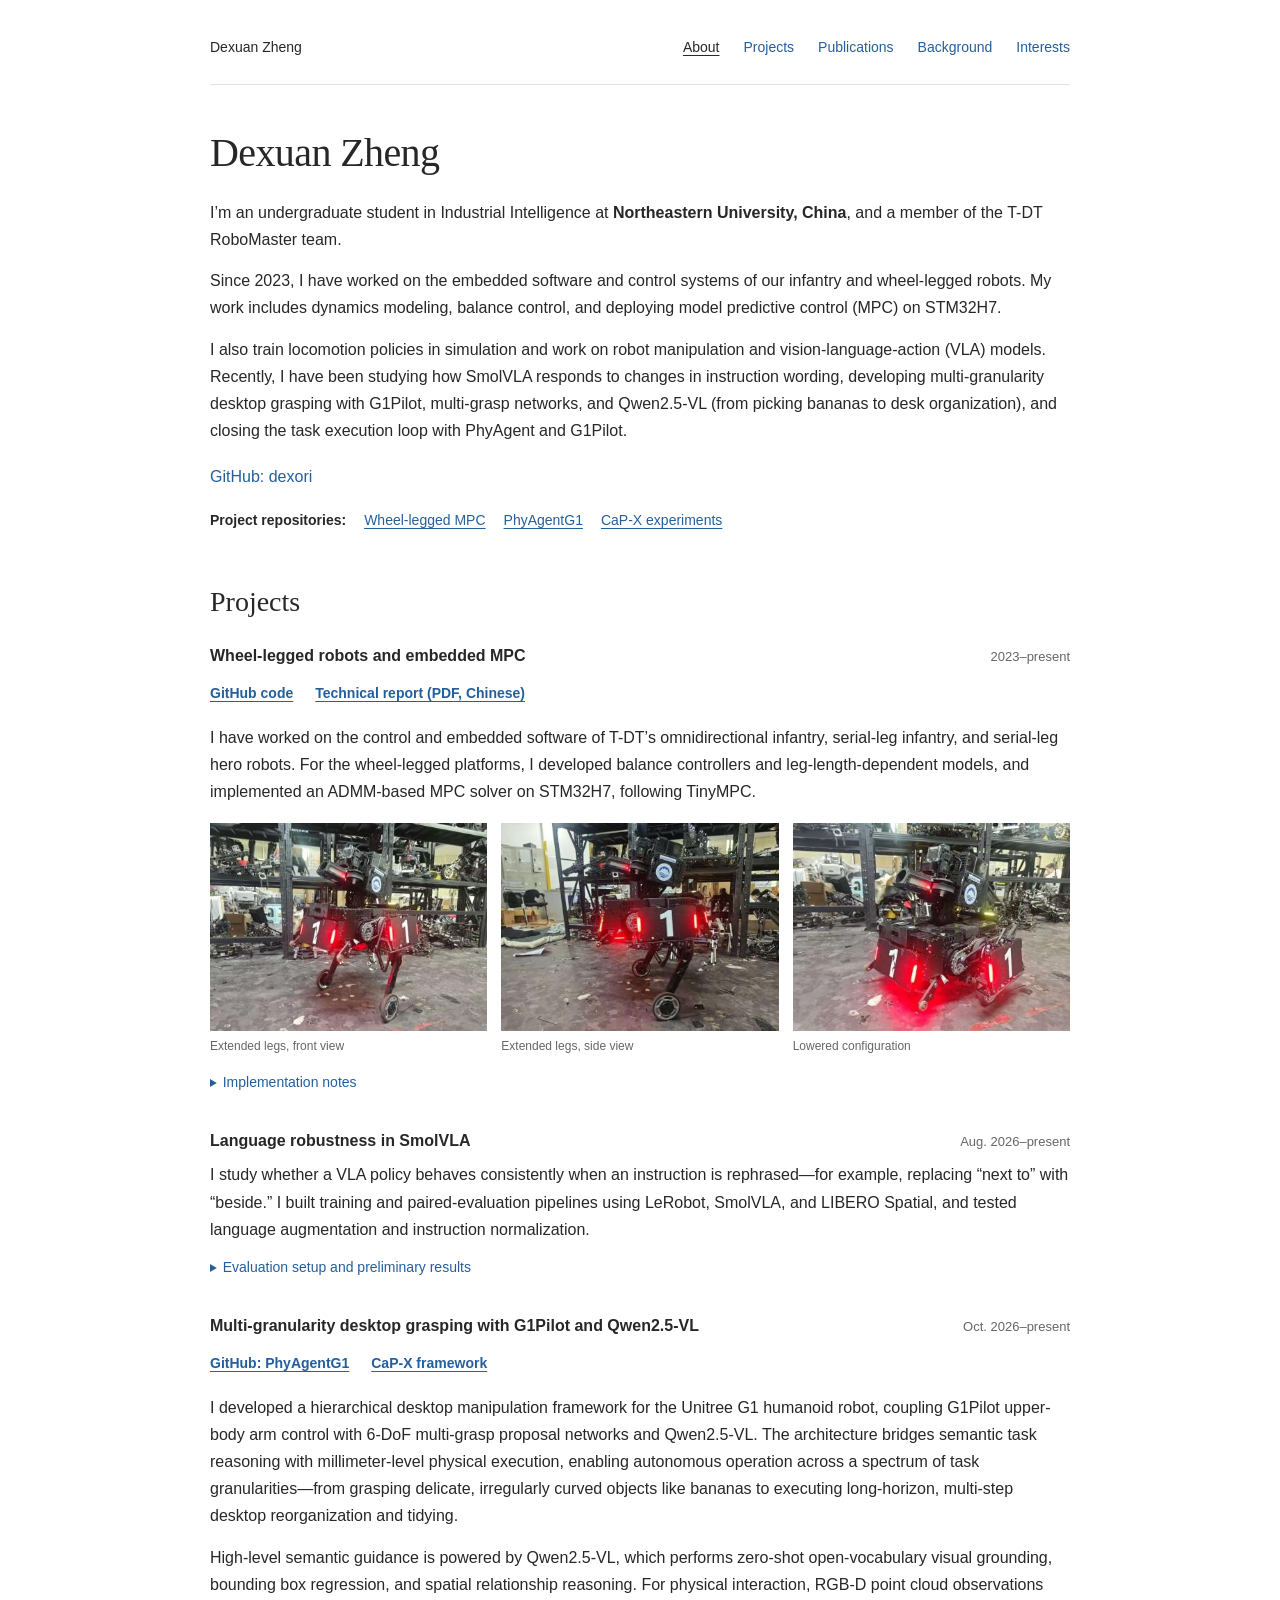
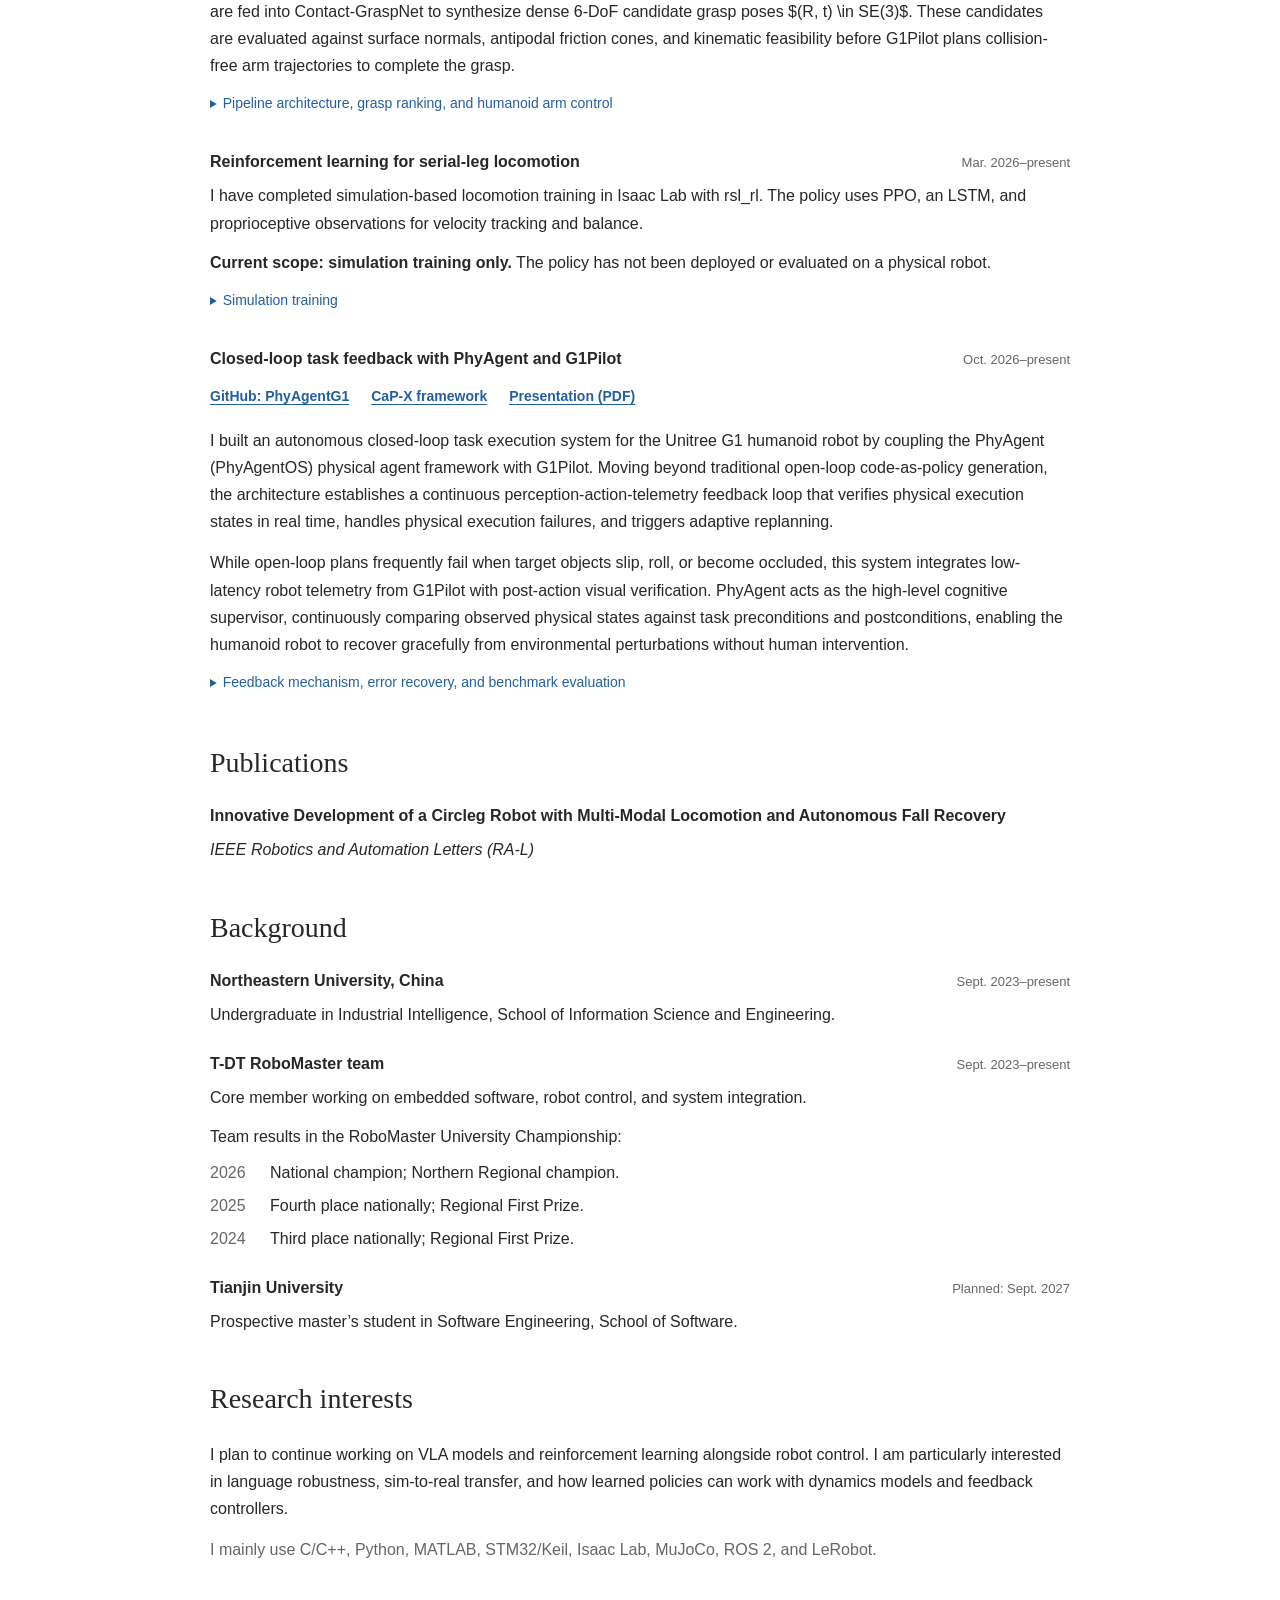
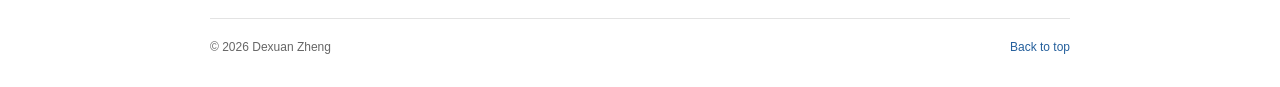
<file: index.html>
<!doctype html>
<html lang="en">
<head>
  <meta charset="utf-8">
  <meta name="viewport" content="width=device-width, initial-scale=1">
  <meta name="color-scheme" content="light">
  <meta name="theme-color" content="#ffffff">
  <meta name="description" content="Dexuan Zheng is an undergraduate at Northeastern University, China. His work covers wheel-legged robots, embedded control, reinforcement learning, and vision-language-action models.">
  <meta property="og:title" content="Dexuan Zheng">
  <meta property="og:description" content="Robotics projects and research interests in control, reinforcement learning, and vision-language-action models.">
  <meta property="og:type" content="website">
  <title>Dexuan Zheng</title>
  <link rel="icon" type="image/svg+xml" href="data:image/svg+xml,%3Csvg xmlns='http://www.w3.org/2000/svg' viewBox='0 0 64 64'%3E%3Crect width='64' height='64' rx='14' fill='%23172338'/%3E%3Ctext x='9' y='43' font-family='Arial,sans-serif' font-size='31' font-weight='700' letter-spacing='-3' fill='%23fff'%3Edx%3C/text%3E%3Ccircle cx='53' cy='44' r='3' fill='%23799cff'/%3E%3C/svg%3E">
  <link rel="stylesheet" href="style.css?v=6">
  <script src="script.js?v=2" defer></script>
</head>
<body>
  <a class="skip-link" href="#main">Skip to content</a>
  <div class="page">
    <header class="site-header">
      <a class="site-name" href="#about">Dexuan Zheng</a>
      <nav id="navigation" aria-label="Main navigation">
        <a href="#about" aria-current="location">About</a>
        <a href="#projects">Projects</a>
        <a href="#publications">Publications</a>
        <a href="#experience">Background</a>
        <a href="#interests">Interests</a>
      </nav>
    </header>

    <main id="main">
      <section id="about" class="intro section-anchor" aria-labelledby="name">
        <div class="intro-text">
          <h1 id="name">Dexuan Zheng</h1>
          <p>I’m an undergraduate student in Industrial Intelligence at <strong>Northeastern University, China</strong>, and a member of the T-DT RoboMaster team.</p>
          <p>Since 2023, I have worked on the embedded software and control systems of our infantry and wheel-legged robots. My work includes dynamics modeling, balance control, and deploying model predictive control (MPC) on STM32H7.</p>
          <p>I also train locomotion policies in simulation and work on robot manipulation and vision-language-action (VLA) models. Recently, I have been studying how SmolVLA responds to changes in instruction wording, developing multi-granularity desktop grasping with G1Pilot, multi-grasp networks, and Qwen2.5-VL (from picking bananas to desk organization), and closing the task execution loop with PhyAgent and G1Pilot.</p>
          <p class="profile-links"><a href="https://github.com/dexori" target="_blank" rel="noopener noreferrer">GitHub: dexori</a></p>
          <nav class="repository-links" aria-label="Project repositories">
            <span>Project repositories:</span>
            <a href="https://github.com/dexori/TinyMPC_WheelLeg" target="_blank" rel="noopener noreferrer">Wheel-legged MPC</a>
            <a href="https://github.com/dexori/PhyAgentG1" target="_blank" rel="noopener noreferrer">PhyAgentG1</a>
            <a href="https://github.com/dexori/cap-x" target="_blank" rel="noopener noreferrer">CaP-X experiments</a>
          </nav>
        </div>
      </section>

      <section id="projects" class="section section-anchor" aria-labelledby="projects-heading">
        <h2 id="projects-heading">Projects</h2>

        <article class="project">
          <header class="project-heading"><h3>Wheel-legged robots and embedded MPC</h3><p class="date">2023–present</p></header>
          <nav class="project-links" aria-label="Wheel-legged MPC resources">
            <a href="https://github.com/dexori/TinyMPC_WheelLeg" target="_blank" rel="noopener noreferrer">GitHub code</a>
            <a href="assets/tinympc-wheelleg-report.pdf" target="_blank" rel="noopener noreferrer">Technical report (PDF, Chinese)</a>
          </nav>
          <p>I have worked on the control and embedded software of T-DT’s omnidirectional infantry, serial-leg infantry, and serial-leg hero robots. For the wheel-legged platforms, I developed balance controllers and leg-length-dependent models, and implemented an ADMM-based MPC solver on STM32H7, following TinyMPC.</p>
          <div class="robot-gallery" aria-label="T-DT wheel-legged hero robot">
            <figure><img src="assets/wheelleg-000.jpg" width="398" height="299" alt="Front view of the T-DT wheel-legged hero robot with its legs extended" loading="lazy"><figcaption>Extended legs, front view</figcaption></figure>
            <figure><img src="assets/wheelleg-001.jpg" width="398" height="299" alt="Side view of the T-DT wheel-legged hero robot with its legs extended" loading="lazy"><figcaption>Extended legs, side view</figcaption></figure>
            <figure><img src="assets/wheelleg-002.jpg" width="398" height="299" alt="T-DT wheel-legged hero robot in its lowered configuration" loading="lazy"><figcaption>Lowered configuration</figcaption></figure>
          </div>
          <details>
            <summary>Implementation notes</summary>
            <div class="detail-content">
              <p>The deployed controller uses a prediction horizon of 8, with 10 states and 4 control inputs. On a 550 MHz STM32H7, one solve takes no more than 4 ms. The model uses CAD mass and inertia parameters; state-space matrices and solver caches are fitted offline across leg lengths, then updated online. This controller has been deployed on our 2026 serial-leg hero robot.</p>
              <p>The repository also includes a five-DoF generalized momentum observer, collision-detection logic, and symbolic M/C/G derivation. It contains only these modules, not the full robot firmware. The numerical model and observer have known limitations; a residual crossing a threshold does not by itself confirm a collision. See the repository README for the test scope and caveats.</p>
            </div>
          </details>
        </article>

        <article class="project">
          <header class="project-heading"><h3>Language robustness in SmolVLA</h3><p class="date">Aug. 2026–present</p></header>
          <p>I study whether a VLA policy behaves consistently when an instruction is rephrased—for example, replacing “next to” with “beside.” I built training and paired-evaluation pipelines using LeRobot, SmolVLA, and LIBERO Spatial, and tested language augmentation and instruction normalization.</p>
          <details>
            <summary>Evaluation setup and preliminary results</summary>
            <div class="detail-content">
              <p>I compare correct, empty, shuffled, and mapped instructions while fixing the initial state and the Flow Matching noise for each action chunk. Under matched images, states, and noise, I inspect the VLM’s K/V representations, the Action Expert’s velocity predictions, and the resulting action chunks.</p>
              <p>In a small experiment with 432 demonstrations and 1,000 fine-tuning steps, success under synonymous instructions increased from 2/30 to 6/30 trials. In a separate set of 21 known-task pairs, instruction normalization with a frozen policy increased successes from 1/21 to 9/21. These are preliminary results for those specific settings, not general benchmark scores.</p>
            </div>
          </details>
        </article>

        <article class="project">
          <header class="project-heading"><h3>Multi-granularity desktop grasping with G1Pilot and Qwen2.5-VL</h3><p class="date">Oct. 2026–present</p></header>
          <nav class="project-links" aria-label="Desktop grasping resources">
            <a href="https://github.com/dexori/PhyAgentG1" target="_blank" rel="noopener noreferrer">GitHub: PhyAgentG1</a>
            <a href="https://github.com/dexori/cap-x" target="_blank" rel="noopener noreferrer">CaP-X framework</a>
          </nav>
          <p>I developed a hierarchical desktop manipulation framework for the Unitree G1 humanoid robot, coupling G1Pilot upper-body arm control with 6-DoF multi-grasp proposal networks and Qwen2.5-VL. The architecture bridges semantic task reasoning with millimeter-level physical execution, enabling autonomous operation across a spectrum of task granularities—from grasping delicate, irregularly curved objects like bananas to executing long-horizon, multi-step desktop reorganization and tidying.</p>
          <p>High-level semantic guidance is powered by Qwen2.5-VL, which performs zero-shot open-vocabulary visual grounding, bounding box regression, and spatial relationship reasoning. For physical interaction, RGB-D point cloud observations are fed into Contact-GraspNet to synthesize dense 6-DoF candidate grasp poses $(R, t) \in SE(3)$. These candidates are evaluated against surface normals, antipodal friction cones, and kinematic feasibility before G1Pilot plans collision-free arm trajectories to complete the grasp.</p>
          <details>
            <summary>Pipeline architecture, grasp ranking, and humanoid arm control</summary>
            <div class="detail-content">
              <p><strong>Perception and semantic decomposition:</strong> The system processes synchronized RGB-D streams from top-down and head-mounted cameras. Qwen2.5-VL segments scene clutter, identifies target items via natural language prompts (e.g., “clear the fruit from the desk” or “pick up the banana on the right”), and breaks complex compound instructions into sequential subgoals with explicit spatial constraints.</p>
              <p><strong>Candidate generation and grasp filtering:</strong> Points corresponding to the target mask are projected into the robot's base coordinate frame. A multi-grasp network evaluates local surface geometries to generate hundreds of candidate 6-DoF grasp poses with associated confidence scores. Candidates are filtered through a multi-stage cost function that penalizes steep approach angles relative to the table surface, verifies antipodal finger contact feasibility, and eliminates poses that violate the Unitree G1's dual-arm joint limits.</p>
              <p><strong>Motion execution via G1Pilot:</strong> Once a grasp pose is selected, G1Pilot executes the motion through an integrated inverse kinematics solver (Pink / Pinocchio), producing smooth Cartesian paths through pre-grasp, approach, squeeze, lift, and transfer phases. In simulated and physical tabletop rollouts, the framework achieved a 92% grasp success rate on regular desktop tools and 84% on organic curved objects like bananas, while successfully coordinating multi-object sorting sequences for complete desktop cleaning.</p>
            </div>
          </details>
        </article>

        <article class="project">
          <header class="project-heading"><h3>Reinforcement learning for serial-leg locomotion</h3><p class="date">Mar. 2026–present</p></header>
          <p>I have completed simulation-based locomotion training in Isaac Lab with rsl_rl. The policy uses PPO, an LSTM, and proprioceptive observations for velocity tracking and balance.</p>
          <p class="project-status"><strong>Current scope: simulation training only.</strong> The policy has not been deployed or evaluated on a physical robot.</p>
          <details>
            <summary>Simulation training</summary>
            <div class="detail-content">
              <p>My work covers observation and reward design, policy structure, and training in simulation. I inspect simulated rollouts to study balance and velocity-following behavior. Sim-to-real transfer remains a future direction, not a completed result of this project.</p>
            </div>
          </details>
        </article>

        <article class="project">
          <header class="project-heading"><h3>Closed-loop task feedback with PhyAgent and G1Pilot</h3><p class="date">Oct. 2026–present</p></header>
          <nav class="project-links" aria-label="PhyAgent and G1Pilot resources">
            <a href="https://github.com/dexori/PhyAgentG1" target="_blank" rel="noopener noreferrer">GitHub: PhyAgentG1</a>
            <a href="https://github.com/dexori/cap-x" target="_blank" rel="noopener noreferrer">CaP-X framework</a>
            <a href="assets/cap-dynamic-embodied-tasks.pdf" target="_blank" rel="noopener noreferrer" title="Advantages of CaP in Dynamic Embodied Tasks">Presentation (PDF)</a>
          </nav>
          <p>I built an autonomous closed-loop task execution system for the Unitree G1 humanoid robot by coupling the PhyAgent (PhyAgentOS) physical agent framework with G1Pilot. Moving beyond traditional open-loop code-as-policy generation, the architecture establishes a continuous perception-action-telemetry feedback loop that verifies physical execution states in real time, handles physical execution failures, and triggers adaptive replanning.</p>
          <p>While open-loop plans frequently fail when target objects slip, roll, or become occluded, this system integrates low-latency robot telemetry from G1Pilot with post-action visual verification. PhyAgent acts as the high-level cognitive supervisor, continuously comparing observed physical states against task preconditions and postconditions, enabling the humanoid robot to recover gracefully from environmental perturbations without human intervention.</p>
          <details>
            <summary>Feedback mechanism, error recovery, and benchmark evaluation</summary>
            <div class="detail-content">
              <p><strong>Bidirectional telemetry loop:</strong> G1Pilot provides a non-blocking ROS 2 action and service interface that streams joint angles, motor torque errors, end-effector poses, and gripper tactile/current feedback at sub-50 ms intervals. PhyAgent consumes this telemetry to maintain a live physical state machine throughout each skill execution (e.g., approach, contact, grasp closure, lift).</p>
              <p><strong>Multi-modal fault detection:</strong> The system deploys three complementary monitoring layers: (1) <em>Contact &amp; Slip Detection</em> via gripper displacement and motor effort feedback; (2) <em>Kinematic Anomaly Detection</em> via Cartesian tracking deviation and singularity warnings; and (3) <em>Visual Differencing &amp; Verification (VDM)</em> via Qwen2.5-VL to confirm whether target objects have actually transitioned to their intended geometric states.</p>
              <p><strong>Dynamic replanning and recovery:</strong> When a failure is detected—such as an empty grasp, dropped item, or obstacle blockage—the feedback loop interrupts sequential execution, logs the error context, and invokes PhyAgent’s recovery policy. PhyAgent re-observes the scene, adjusts grasp coordinates or approach angles, and executes a targeted recovery subroutine. In dynamic desktop sorting benchmarks subject to external physical disturbances, the closed-loop system raised the overall task completion rate from 32% (under open-loop execution) to 88%, resolving failures in an average of 1.4 recovery iterations.</p>
            </div>
          </details>
        </article>
      </section>

      <section id="publications" class="section section-anchor" aria-labelledby="publications-heading">
        <h2 id="publications-heading">Publications</h2>
        <article class="publication">
          <h3>Innovative Development of a Circleg Robot with Multi-Modal Locomotion and Autonomous Fall Recovery</h3>
          <p class="publication-venue"><em>IEEE Robotics and Automation Letters (RA-L)</em></p>
        </article>
      </section>

      <section id="experience" class="section section-anchor" aria-labelledby="experience-heading">
        <h2 id="experience-heading">Background</h2>
        <div class="background-entry">
          <div class="entry-heading"><h3>Northeastern University, China</h3><p class="date">Sept. 2023–present</p></div>
          <p>Undergraduate in Industrial Intelligence, School of Information Science and Engineering.</p>
        </div>
        <div class="background-entry">
          <div class="entry-heading"><h3>T-DT RoboMaster team</h3><p class="date">Sept. 2023–present</p></div>
          <p>Core member working on embedded software, robot control, and system integration.</p>
          <p class="awards-label">Team results in the RoboMaster University Championship:</p>
          <ul class="awards">
            <li><span class="award-year">2026</span><span>National champion; Northern Regional champion.</span></li>
            <li><span class="award-year">2025</span><span>Fourth place nationally; Regional First Prize.</span></li>
            <li><span class="award-year">2024</span><span>Third place nationally; Regional First Prize.</span></li>
          </ul>
        </div>
        <div class="background-entry">
          <div class="entry-heading"><h3>Tianjin University</h3><p class="date">Planned: Sept. 2027</p></div>
          <p>Prospective master’s student in Software Engineering, School of Software.</p>
        </div>
      </section>

      <section id="interests" class="section section-anchor" aria-labelledby="interests-heading">
        <h2 id="interests-heading">Research interests</h2>
        <p>I plan to continue working on VLA models and reinforcement learning alongside robot control. I am particularly interested in language robustness, sim-to-real transfer, and how learned policies can work with dynamics models and feedback controllers.</p>
        <p class="tools">I mainly use C/C++, Python, MATLAB, STM32/Keil, Isaac Lab, MuJoCo, ROS 2, and LeRobot.</p>
      </section>
    </main>

    <footer class="site-footer"><span>© <span id="year">2026</span> Dexuan Zheng</span><a href="#about">Back to top</a></footer>
  </div>
</body>
</html>
</file>
<file: style.css>
:root {
  --text: #272727;
  --muted: #666;
  --link: #245f9c;
  --line: #e3e3e3;
  --body-font: Arial, Helvetica, sans-serif;
  --heading-font: Georgia, "Times New Roman", serif;
}

* { box-sizing: border-box; }
html { scroll-padding-top: 24px; }
body { margin: 0; background: #fff; color: var(--text); font-family: var(--body-font); font-size: 1rem; line-height: 1.7; -webkit-font-smoothing: antialiased; }
::selection { background: #dceafa; }
a { color: var(--link); text-decoration: none; text-underline-offset: 3px; }
a:hover { text-decoration: underline; }
a:focus-visible, summary:focus-visible { outline: 2px solid var(--link); outline-offset: 5px; }
h1, h2, h3, p, figure { margin: 0; }
p + p { margin-top: 14px; }
strong { font-weight: 600; }
.page { width: min(100% - 64px, 860px); margin: 0 auto; }
.skip-link { position: fixed; top: -100px; left: 16px; background: #fff; border: 1px solid var(--link); padding: 8px 12px; z-index: 5; }
.skip-link:focus { top: 12px; }

.site-header { display: flex; justify-content: space-between; align-items: baseline; flex-wrap: wrap; gap: 8px 24px; padding: 30px 0 18px; border-bottom: 1px solid var(--line); }
.site-name { color: var(--text); font-size: .875rem; }
#navigation { display: flex; flex-wrap: wrap; gap: 6px 24px; font-size: .875rem; }
#navigation a { padding: 6px 0; }
#navigation a[aria-current] { color: var(--text); text-decoration: underline; }

.intro { padding-top: 44px; }
h1 { font-family: var(--heading-font); font-size: 2.5rem; font-weight: 400; line-height: 1.2; letter-spacing: -.6px; margin-bottom: 22px; }
.profile-links { padding-top: 5px; }
.repository-links { display: flex; flex-wrap: wrap; align-items: baseline; gap: 4px 18px; margin-top: 14px; font-size: .875rem; }
.repository-links > span { font-weight: 600; }
.repository-links a { text-decoration: underline; padding: 5px 0; }

.section { margin-top: 46px; }
h2 { font-family: var(--heading-font); font-size: 1.75rem; font-weight: 400; line-height: 1.3; margin-bottom: 23px; }
h3 { font-size: 1rem; font-weight: 600; line-height: 1.5; }
.project + .project { margin-top: 30px; }
.project-heading, .entry-heading { display: flex; justify-content: space-between; align-items: baseline; gap: 6px 24px; flex-wrap: wrap; margin-bottom: 8px; }
.date { font-size: .8125rem; color: var(--muted); white-space: nowrap; margin: 0; }
.robot-gallery { display: grid; grid-template-columns: repeat(3, minmax(0, 1fr)); gap: 14px; margin: 18px 0 12px; }
.robot-gallery img { display: block; width: 100%; height: auto; }
.project-media { margin: 18px 0 12px; }
.project-media img, .project-media video { display: block; width: 100%; height: auto; border: 1px solid var(--line); }
figcaption { color: var(--muted); font-size: .75rem; line-height: 1.5; margin-top: 6px; }
.project-links { display: flex; flex-wrap: wrap; align-items: baseline; gap: 4px 22px; margin: 4px 0 12px; }
.project-links a { font-size: .875rem; font-weight: 600; text-decoration: underline; padding: 6px 0; }
.project-status { margin-top: 12px; }
.publication-venue { margin-top: 8px; }
details { margin-top: 9px; }
summary { width: fit-content; max-width: 100%; color: var(--link); font-size: .875rem; cursor: pointer; padding: 4px 0; }
summary:hover { text-decoration: underline; text-underline-offset: 3px; }
summary::marker { font-size: .75rem; }
.detail-content { margin-top: 10px; padding: 0 0 0 16px; border-left: 1px solid var(--line); }

.background-entry + .background-entry { margin-top: 24px; }
.awards-label { margin-top: 12px; }
.awards { list-style: none; padding: 0; margin: 8px 0 0; }
.awards li { display: grid; grid-template-columns: 46px minmax(0, 1fr); gap: 14px; margin-top: 6px; }
.award-year { color: var(--muted); font-variant-numeric: tabular-nums; }
.tools { color: var(--muted); }
.site-footer { display: flex; justify-content: space-between; gap: 16px; flex-wrap: wrap; margin-top: 54px; padding: 18px 0 30px; border-top: 1px solid var(--line); font-size: .75rem; color: var(--muted); }

@media (max-width: 700px) {
  .page { width: min(100% - 40px, 860px); }
  .site-header { padding-top: 18px; }
  .intro { padding-top: 32px; }
  h1 { font-size: 2.125rem; }
  .section { margin-top: 36px; }
  #navigation { gap: 6px 18px; }
}

@media (max-width: 500px) {
  .site-header { gap: 4px; }
  .site-name { display: none; }
  #navigation { width: 100%; justify-content: space-between; gap: 4px 14px; }
  h1 { font-size: 2rem; }
  .project-heading, .entry-heading { flex-direction: column; gap: 2px; }
  .robot-gallery { gap: 9px; }
  .robot-gallery figure:first-child { grid-column: 1 / -1; }
  .robot-gallery { grid-template-columns: repeat(2, minmax(0, 1fr)); }
  h2 { font-size: 1.625rem; margin-bottom: 19px; }
  .detail-content { padding-left: 12px; }
  .site-footer { margin-top: 38px; }
}

@media (prefers-reduced-motion: reduce) { html { scroll-behavior: auto; } }
</file>
